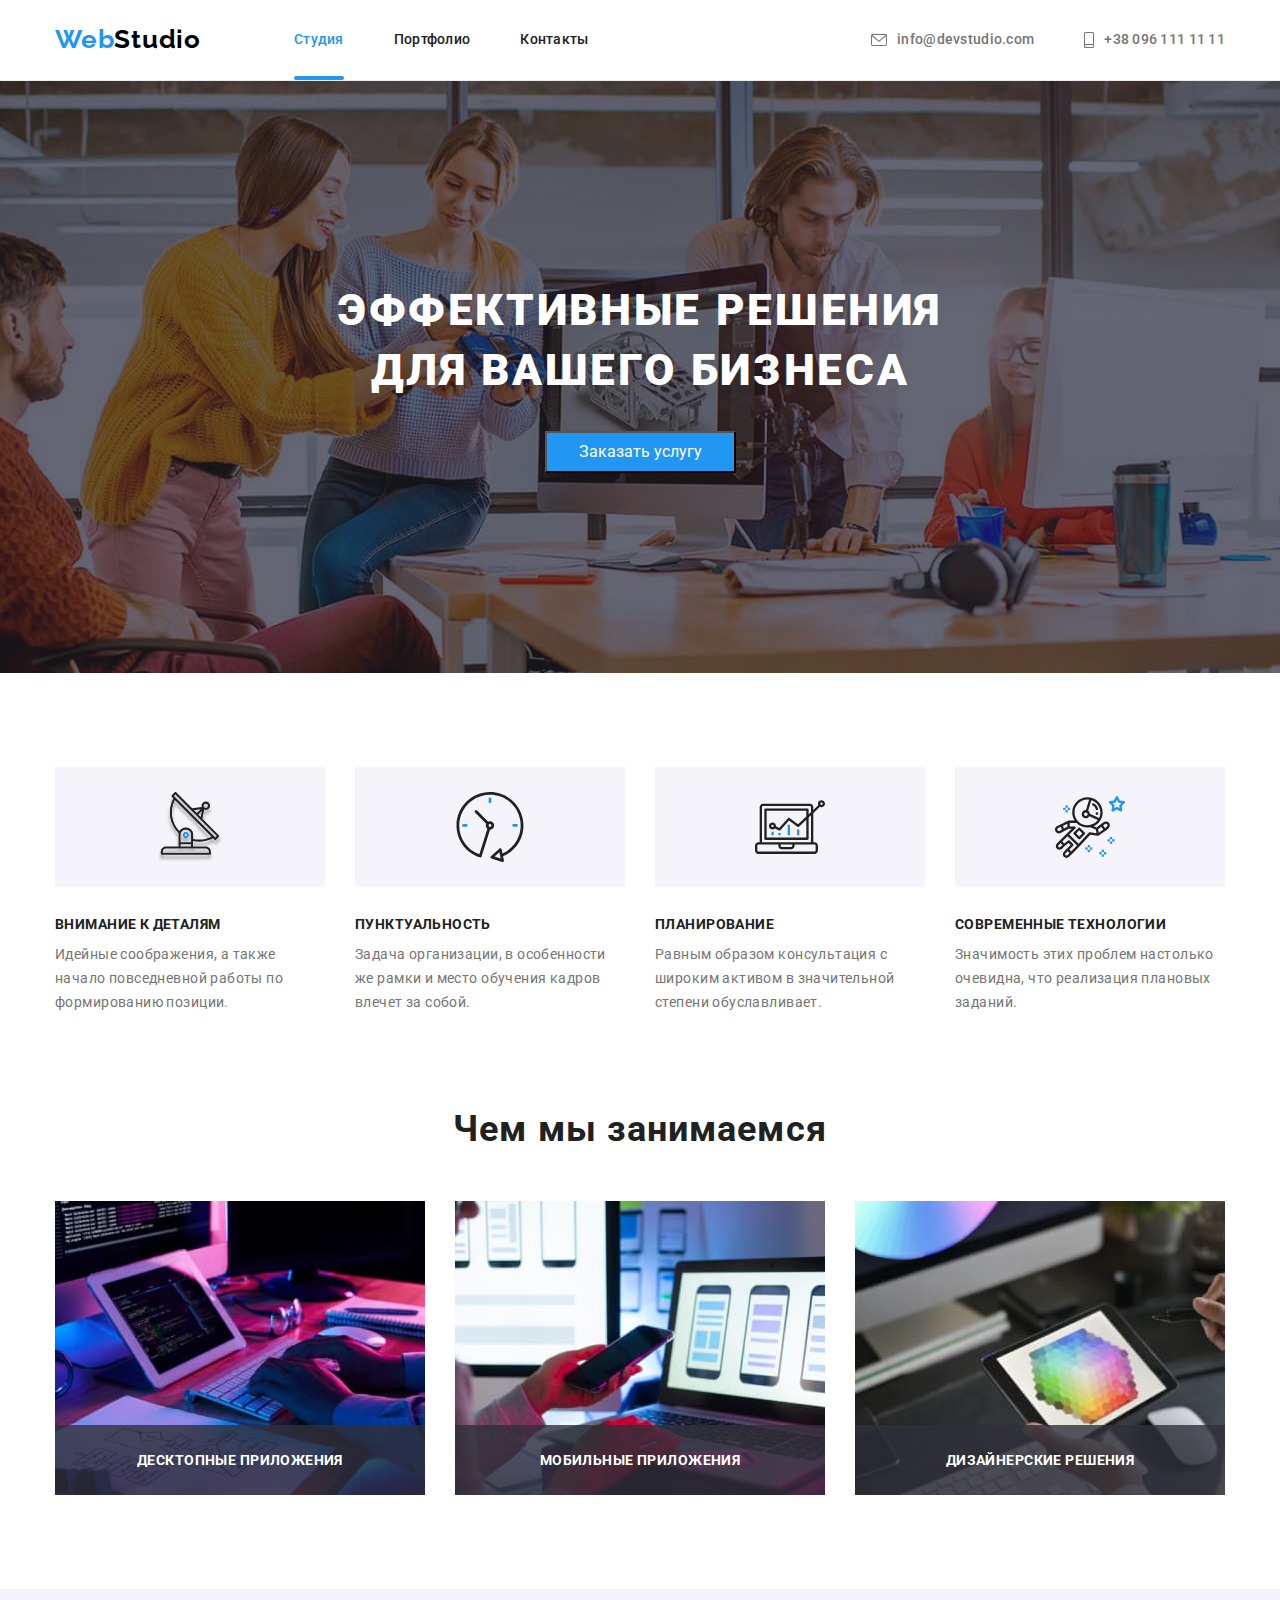
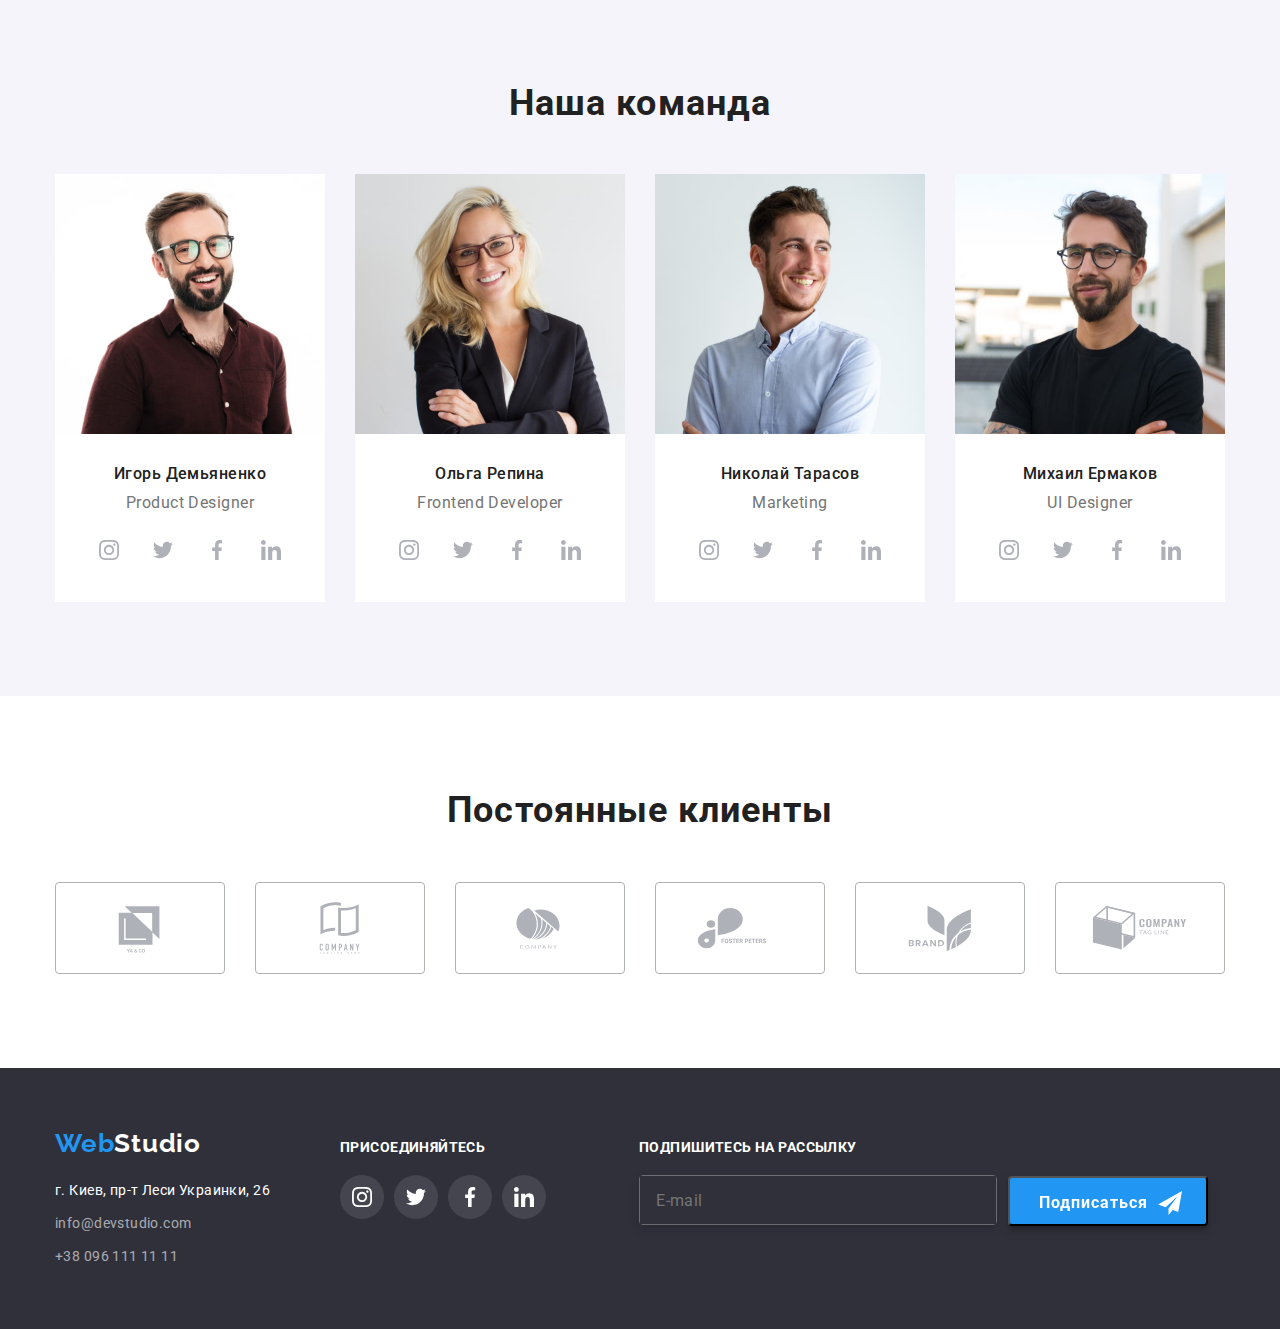
<file: index.html>
<!DOCTYPE html>
<html lang="en">
<head>
    <meta charset="UTF-8">
    <meta http-equiv="X-UA-Compatible" content="IE=edge">
    <meta name="viewport" content="width=device-width, initial-scale=1.0">
    <title>Document</title>
    <link rel="preconnect" href="https://fonts.googleapis.com">
    <link rel="preconnect" href="https://fonts.gstatic.com" crossorigin>
    <link href="https://fonts.googleapis.com/css2?family=Raleway:wght@700&family=Roboto:wght@400;500;700;900&display=swap"
        rel="stylesheet">
    <link rel="stylesheet" href="https://cdnjs.cloudflare.com/ajax/libs/modern-normalize/1.1.0/modern-normalize.min.css">
    <link rel="stylesheet" href="./css/styles.css">
</head>

<body>
  <header class="header">
    <div class="nav-container container">
    <nav class="header-navigation">
        
        <a class="header-logo link" href="">
            Web<span class="header-accent">Studio</span>
        </a>
    
        <ul class="header-list list">
            <li class="header-item"><a  href="index.html" class="header-link link current">Студия</a>
            <div class="header-line current">

            </div></li>
            <li class="header-item"><a  href="portfolio.html" class="header-link link">Портфолио</a></li>
            <li class="header-item"><a  href="" class="header-link link">Контакты</a></li>
            
        </ul>
        </nav>
        <ul class="header-right list">
                     
        
           
            <li class="contacts-item">

                
           
            <a class="header-link-contacts link mail" href="mailto:info@devstudio.com">

                <svg class="icon-mail" width="16" height="12">
                
                    <use href="./img/sprite.svg#icon-mail"> </use>
                
                </svg>
                info@devstudio.com
            </a>
                  
            </li>
            
            <li class="contacts-item">
                
                
                
                <a class="header-link-contacts link tel" href="tel:+380961111111">
                    
                    <svg class="icon-tel" width="10" height="16">
                    
                        <use href="./img/sprite.svg#icon-tel"> </use>
                    
                    </svg>
                    +38 096 111 11 11
                </a>
            
        </li>
        </ul> 
        
        
        </div>
  </header>  
  <main>
    
        <section class="hero-section overlay">
            <div class="container ">
            
            <h1>
                Эффективные решения для вашего бизнеса
            </h1>
            
            <button class="btn" type="button" data-modal-open>Заказать услугу</button>
            </div>
        </section>
    
    
    <section class="benefits-section">
        <div class="container">
        <ul class="benefits-list list">
            <li class="benefits-item icon-antenna">
                <h3 class="benefits-item-header">Внимание к деталям</h3>
                <p class="benefits-item-text">Идейные соображения, а также начало повседневной работы по формированию позиции.</p>
            </li>
            <li class="benefits-item icon-clock">
                <h3 class="benefits-item-header">Пунктуальность</h3>
                <p class="benefits-item-text">Задача организации, в особенности же рамки и место обучения кадров влечет за собой.</p>
            </li>    
            <li class="benefits-item icon-plan">
                <h3 class="benefits-item-header">Планирование</h3>
                <p class="benefits-item-text">Равным образом консультация с широким активом в значительной степени обуславливает.</p>
            </li>
            <li class="benefits-item icon-astronaut">
                <h3 class="benefits-item-header">Современные технологии</h3>
                <p class="benefits-item-text">Значимость этих проблем настолько очевидна, что реализация плановых заданий.</p>
            </li>
        </ul>
        </div>
    </section>
    
   
    <section class="work-section">
        <div class="container">
        <h2 class="work-header">Чем мы занимаемся</h2>
        <ul class="work-list list">
            <li class="work-item">
                
                    <img src="./img/img1.jpg" alt="Разработка" width="370" height="294">
                    <p class="work-box">
                    
                        ДЕСКТОПНЫЕ ПРИЛОЖЕНИЯ
                    
                    </p>
                
              
            </li>
            <li class="work-item">
                <img src="./img/img2.jpg" alt="Маркетинг" width="370" height="294">
            <p class="work-box">
            
                МОБИЛЬНЫЕ ПРИЛОЖЕНИЯ
            
            </p>
            
            </li>
            <li class="work-item">
                <img src="./img/img3.jpg" alt="Дизайн" width="370" height="294">
            <p class="work-box">
            
                ДИЗАЙНЕРСКИЕ РЕШЕНИЯ
            
            </p>
            
            </li>
        </ul>
        </div>
    </section>
    
    
    <section class="command-section">
        <div class="container">
        <h2 class="command-header">Наша команда</h2>
        <ul class="command-list list">
            <li class="command-item">
                
                <img src="./img/img4.jpg" alt="Product Designer" width="270" height="260">
                <div class="command-item-member">
                <h3 class="command-item-header">Игорь Демьяненко</h3>
                <p class="command-item-text">Product Designer</p>
                <ul class="command-socials list socials">
                    <li class="socials-item">
                        <a href="" class="socials-link link">
                            <svg class="socials-icon" width="20" height="20">
                                <use href="./img/sprite.svg#icon-instagram">  </use>
                            </svg>
                        </a>
                    </li> 
                    <li class="socials-item">
                        <a href="" class="socials-link link">
                            <svg class="socials-icon" width="20" height="20">
                                <use href="./img/sprite.svg#icon-twitter"> </use>
                            </svg>
                        </a>
                    </li>
                    <li class="socials-item">
                        <a href="" class="socials-link link">
                            <svg class="socials-icon" width="20" height="20">
                                <use href="./img/sprite.svg#icon-facebook"> </use>
                            </svg>
                        </a>
                    </li>
                    <li class="socials-item">
                        <a href="" class="socials-link link">
                            <svg class="socials-icon" width="20" height="20">
                                <use href="./img/sprite.svg#icon-linkedin"> </use>
                            </svg>
                        </a>
                    </li>

                </ul>
                </div>
            </li>
            <li class="command-item">
                
                <img src="./img/img5.jpg" alt="Frontend Developer" width="270" height="260">
                <div class="command-item-member">
                <h3 class="command-item-header">Ольга Репина</h3>
                <p class="command-item-text">Frontend Developer</p>
                <ul class="command-socials list socials">
                    <li class="socials-item">
                        <a href="" class="socials-link link">
                            <svg class="socials-icon" width="20" height="20">
                                <use href="./img/sprite.svg#icon-instagram"> </use>
                            </svg>
                        </a>
                    </li>
                    <li class="socials-item">
                        <a href="" class="socials-link link">
                            <svg class="socials-icon" width="20" height="20">
                                <use href="./img/sprite.svg#icon-twitter"> </use>
                            </svg>
                        </a>
                    </li>
                    <li class="socials-item">
                        <a href="" class="socials-link link">
                            <svg class="socials-icon" width="20" height="20">
                                <use href="./img/sprite.svg#icon-facebook"> </use>
                            </svg>
                        </a>
                    </li>
                    <li class="socials-item">
                        <a href="" class="socials-link link">
                            <svg class="socials-icon" width="20" height="20">
                                <use href="./img/sprite.svg#icon-linkedin"> </use>
                            </svg>
                        </a>
                    </li>
                
                </ul>
                </div>
            </li>
            <li class="command-item">
                
                <img src="./img/img6.jpg" alt="Marketing" width="270" height="260">
                <div class="command-item-member">
                <h3 class="command-item-header">Николай Тарасов</h3>
                <p class="command-item-text">Marketing</p>
                <ul class="command-socials list socials">
                    <li class="socials-item">
                        <a href="" class="socials-link link">
                            <svg class="socials-icon" width="20" height="20">
                                <use href="./img/sprite.svg#icon-instagram"> </use>
                            </svg>
                        </a>
                    </li>
                    <li class="socials-item">
                        <a href="" class="socials-link link">
                            <svg class="socials-icon" width="20" height="20">
                                <use href="./img/sprite.svg#icon-twitter"> </use>
                            </svg>
                        </a>
                    </li>
                    <li class="socials-item">
                        <a href="" class="socials-link link">
                            <svg class="socials-icon" width="20" height="20">
                                <use href="./img/sprite.svg#icon-facebook"> </use>
                            </svg>
                        </a>
                    </li>
                    <li class="socials-item">
                        <a href="" class="socials-link link">
                            <svg class="socials-icon" width="20" height="20">
                                <use href="./img/sprite.svg#icon-linkedin"> </use>
                            </svg>
                        </a>
                    </li>
                
                </ul>
            </div>
            </li>
            <li class="command-item">
                
                <img src="./img/img7.jpg" alt="UI Designer" width="270" height="260">
                <div class="command-item-member">
                <h3 class="command-item-header">Михаил Ермаков</h3>
                <p class="command-item-text">UI Designer</p>
                <ul class="command-socials list socials">
                    <li class="socials-item">
                        <a href="" class="socials-link link">
                            <svg class="socials-icon" width="20" height="20">
                                <use href="./img/sprite.svg#icon-instagram"> </use>
                            </svg>
                        </a>
                    </li>
                    <li class="socials-item">
                        <a href="" class="socials-link link">
                            <svg class="socials-icon" width="20" height="20">
                                <use href="./img/sprite.svg#icon-twitter"> </use>
                            </svg>
                        </a>
                    </li>
                    <li class="socials-item">
                        <a href="" class="socials-link link">
                            <svg class="socials-icon" width="20" height="20">
                                <use href="./img/sprite.svg#icon-facebook"> </use>
                            </svg>
                        </a>
                    </li>
                    <li class="socials-item">
                        <a href="" class="socials-link link">
                            <svg class="socials-icon" width="20" height="20">
                                <use href="./img/sprite.svg#icon-linkedin"> </use>
                            </svg>
                        </a>
                    </li>
                
                </ul>
            </div>
            </li>
        </ul>
        </div>
    </section>
    <section class="clients-section container">

        <h2 class="clients-header">Постоянные клиенты</h2>
        <ul class="clients-list list">
            <li class="clients-item">
                <a href="" class="clients-link link">
                    <svg class="clients-icon" width="106" height="60">
                        <use href="./img/sprite.svg#icon-client1"> </use>
                    </svg>
                </a>
            </li>
            <li class="clients-item">
                <a href="" class="clients-link link">
                    <svg class="clients-icon" width="106" height="60">
                        <use href="./img/sprite.svg#icon-client2"> </use>
                    </svg>
                </a>
            </li>
            <li class="clients-item">
                <a href="" class="clients-link link">
                    <svg class="clients-icon" width="106" height="60">
                        <use href="./img/sprite.svg#icon-client3"> </use>
                    </svg>
                </a>
            </li>
            <li class="clients-item">
                <a href="" class="clients-link link">
                    <svg class="clients-icon" width="106" height="60">
                        <use href="./img/sprite.svg#icon-client4"> </use>
                    </svg>
                </a>
            </li>
            <li class="clients-item">
                <a href="" class="clients-link link">
                    <svg class="clients-icon" width="106" height="60">
                        <use href="./img/sprite.svg#icon-client5"> </use>
                    </svg>
                </a>
            </li>

            <li class="clients-item">
                <a href="" class="clients-link link">
                    <svg class="clients-icon" width="106" height="60">
                        <use href="./img/sprite.svg#icon-client6"> </use>
                    </svg>
                </a>
            </li>

            </ul>

    </section>
    
  </main>

<footer class="footer">
    <div class="container footer-container">
    <div class="address-container">
    <a class="footer-logo link" href="">
        Web<span class="footer-accent">Studio</span>
    </a>

    <address class="address">
        <p class="footer-address">г. Киев, пр-т Леси Украинки, 26</p>

        

        <ul class="list">
            <li class="mail-li">
                <a class="footer-mail link" href="mailto:info@devstudio.com">info@devstudio.com</a>
            </li>
            <li>
                <a class="footer-tel link" href="tel:+380961111111">+38 096 111 11 11</a>
                
            </li>
        </ul>
    </address>
    </div>
    <div class="footer-socials-box">
 
        <p class="footer-text">ПРИСОЕДИНЯЙТЕСЬ</p>

    <ul class="footer-socials list socials">
        <li class="footer-socials-item">
            <a href="" class="socials-link link">
                <svg class="footer-socials-icon" width="20" height="20">
                    <use href="./img/sprite.svg#icon-instagram"> </use>
                </svg>
            </a>
        </li>
        <li class="footer-socials-item">
            <a href="" class="socials-link link">
                <svg class="footer-socials-icon" width="20" height="20">
                    <use href="./img/sprite.svg#icon-twitter"> </use>
                </svg>
            </a>
        </li>
        <li class="footer-socials-item">
            <a href="" class="socials-link link">
                <svg class="footer-socials-icon" width="20" height="20">
                    <use href="./img/sprite.svg#icon-facebook"> </use>
                </svg>
            </a>
        </li>
        <li class="footer-socials-item">
            <a href="" class="socials-link link">
                <svg class="footer-socials-icon" width="20" height="20">
                    <use href="./img/sprite.svg#icon-linkedin"> </use>
                </svg>
            </a>
        </li>
    
    </ul>
    </div>

    <div class="form-box">
        <p class="footer-text">ПОДПИШИТЕСЬ НА РАССЫЛКУ</p>
        <form action="#" class="mailing-form">

            <input type="text" name="send-email" class="mailing-input" placeholder="E-mail">

            <button type="submit" class="mailing-button">
                <span class="mailing-text"> Подписаться </span> 
                <svg class="mailing-svg" width="24" height="24">
                    <use href="./img/icons.svg#icon-icon-send"></use>
                </svg>
            </button>


        </form>

    </div>

    </div>
</footer>
  <div class="backdrop is-hidden" data-modal>
      <div class="modal">
          <button type="button" class="btn-close" data-modal-close>
           <svg class="icon-close" width="11" height="11">
                <use href="./img/sprite.svg#icon-close"> </use>
           </svg>
          </button>

          <form action="#" class="modal-form">
              <b class="modal-title">Оставьте свои данные, мы вам перезвоним</b>
            <div class="modal-form-field">
                <label for="input-name" class="modal-form-label">Имя</label>
                <span class="input-wrap">
                <input type="text" id="input-name" class="modal-form-input" name="modal-name">
                <svg class="modal-form-icon">
                    <use href="./img/icons.svg#icon-name" width="12" height="12"></use>
                </svg>
                </span>
            </div>
            <div class="modal-form-field">
                <label for="input-tel" class="modal-form-label">Телефон</label>
                <span class="input-wrap">
                <input type="text" id="input-tel" class="modal-form-input" name="modal-tel">
                <svg class="modal-form-icon">
                    <use href="./img/icons.svg#icon-tel" width="13" height="13"></use>
                </svg>
                </span>
            </div>
            <div class="modal-form-field">
                <label for="input-email" class="modal-form-label">Почта</label>
                <span class="input-wrap">
                <input type="text" id="input-email" class="modal-form-input" name="modal-email">
                <svg class="modal-form-icon">
                    <use href="./img/icons.svg#icon-mail" width="15" height="12"></use>
                </svg>
                </span>
            </div>
            <div class="modal-form-field">
                <label for="comment" class="modal-form-label">Комментарий</label>
                <textarea name="modal-comment" id="comment" placeholder="Введите текст" class="modal-comment"></textarea>
            </div>
            <div class="modal-form-field">
                <input type="checkbox"  name="policy" id="check" class="visually-hidden checkbox">
                <label for="check" class="check-label"> 
                    <span class="icon-check">
                        <svg class="svg-check">
                            <use href="./img/icons.svg#icon-check" width="11" height="8"></use>
                        </svg>
                    </span> 
                    <span class="check-text">
                        <pre>Соглашаюсь с рассылкой и принимаю </pre>
                        <a href="" class="check-link">Условия договора</a>
                    </span> 
                </label>
            </div>

            <button type="submit" class="btn form-button">
                 Отправить 
            </button>

            </form>
      </div>
  </div>
<script src="./js/modal.js"></script>
</body>
</html>
</file>
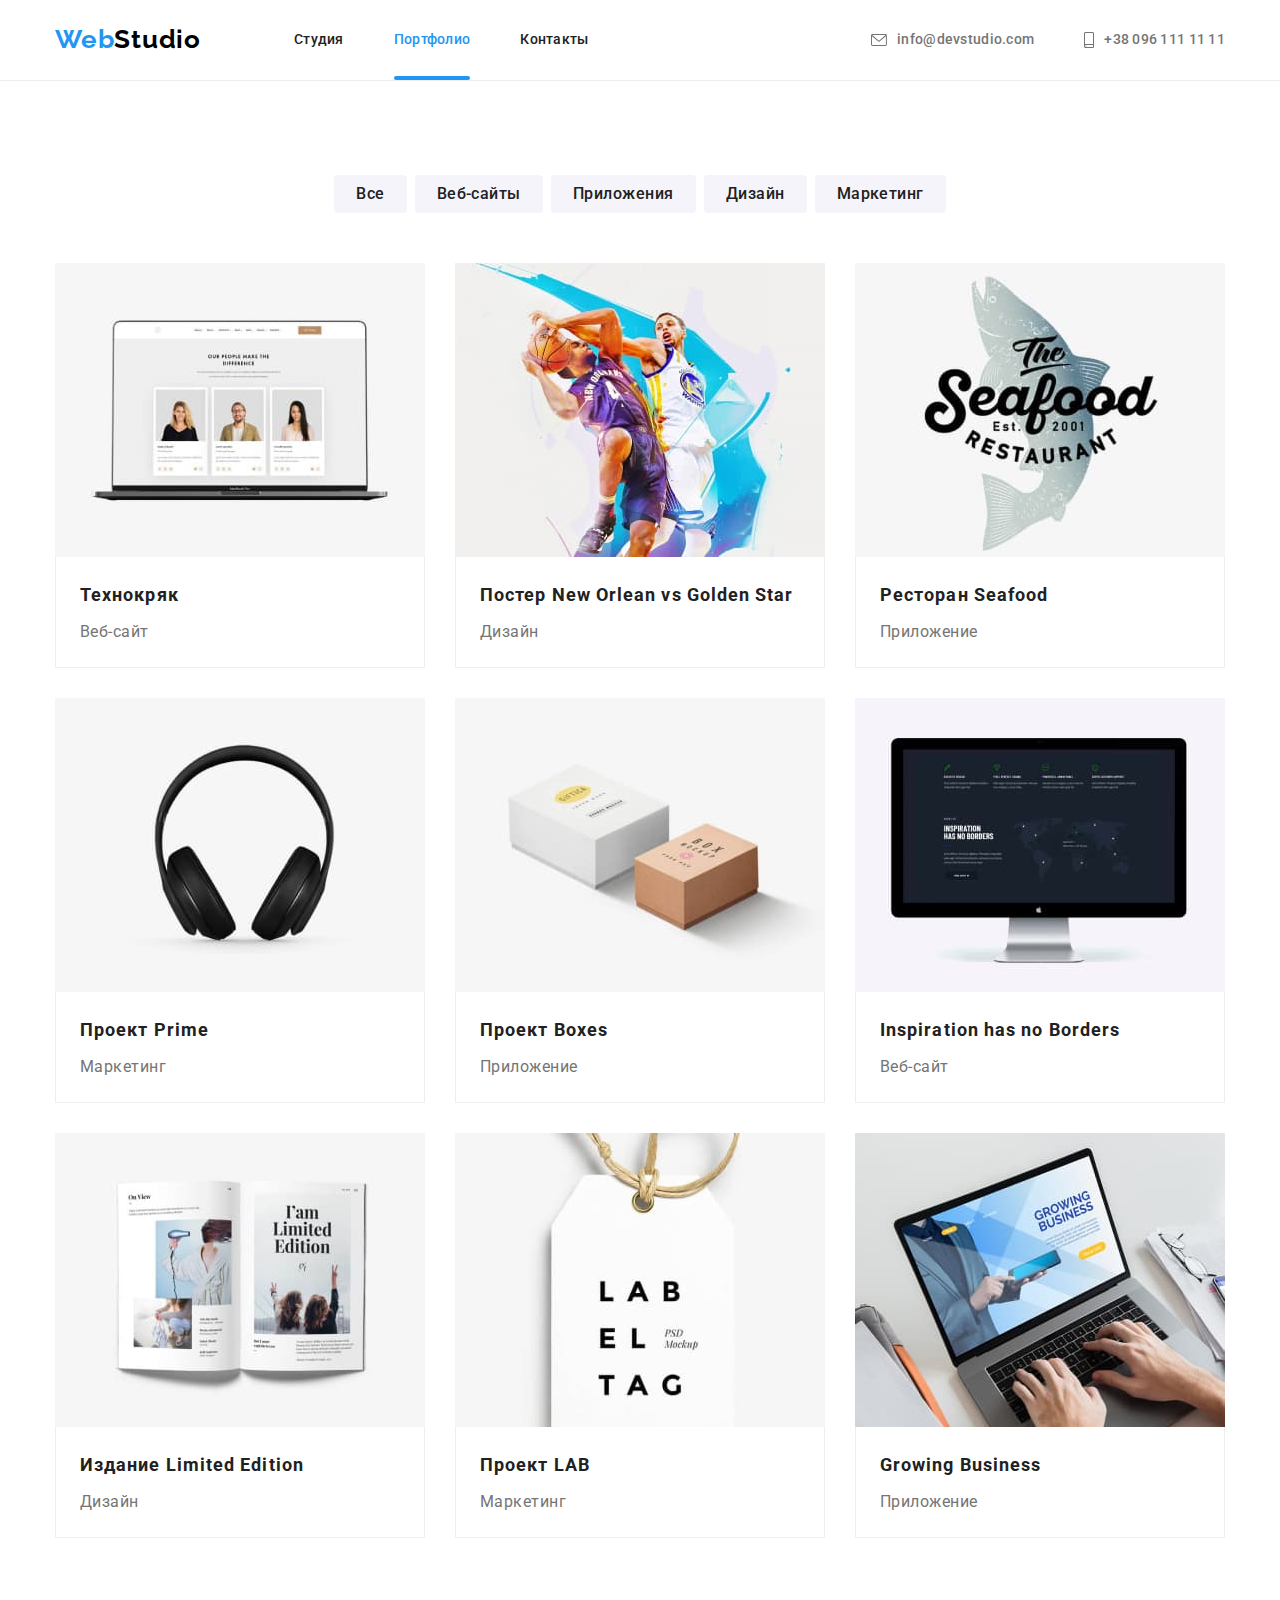
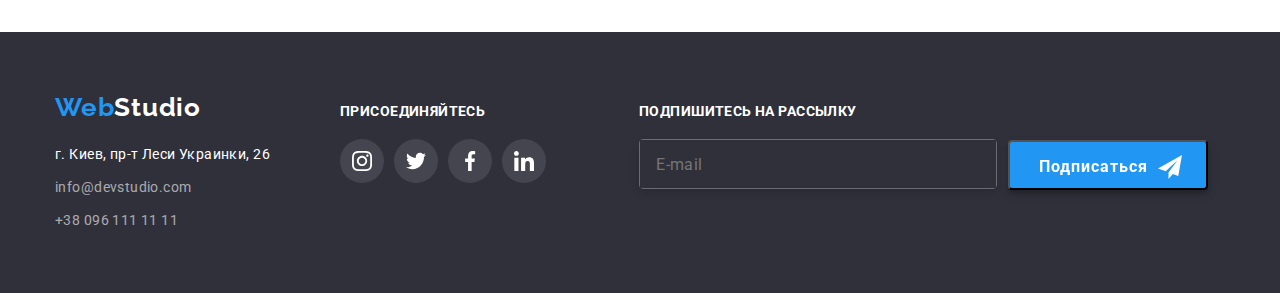
<file: portfolio.html>
<!DOCTYPE html>
<html lang="en">
<head>
    <meta charset="UTF-8">
    <meta http-equiv="X-UA-Compatible" content="IE=edge">
    <meta name="viewport" content="width=device-width, initial-scale=1.0">
    <title>Document</title>
    <link rel="preconnect" href="https://fonts.googleapis.com">
    <link rel="preconnect" href="https://fonts.gstatic.com" crossorigin>
    <link href="https://fonts.googleapis.com/css2?family=Raleway:wght@700&family=Roboto:wght@400;500;700;900&display=swap"
        rel="stylesheet">
    <link rel="stylesheet" href="https://cdnjs.cloudflare.com/ajax/libs/modern-normalize/1.1.0/modern-normalize.min.css">
    <link rel="stylesheet" href="./css/styles.css">
</head>
<body>
    <header class="header">
        <div class="nav-container container">
            <nav class="header-navigation">
    
                <a class="header-logo link" href="">
                    Web<span class="header-accent">Studio</span>
                </a>
    
                <ul class="header-list list">
                    <li class="header-item"><a href="index.html" class="header-link link">Студия</a></li>
                    <li class="header-item"><a href="portfolio.html" class="header-link link current">Портфолио</a>
                    <div class="header-line current">
                    
                    </div></li>
                    <li class="header-item"><a href="" class="header-link link">Контакты</a></li>
    
                </ul>
            </nav>
            <ul class="header-right list">
            
            
            
                <li class="contacts-item">
            
            
            
                    <a class="header-link-contacts link mail" href="mailto:info@devstudio.com">
            
                        <svg class="icon-mail" width="16" height="12">
            
                            <use href="./img/sprite.svg#icon-mail"> </use>
            
                        </svg>
                        info@devstudio.com
                    </a>
            
                </li>
            
                <li class="contacts-item">
            
            
            
                    <a class="header-link-contacts link tel" href="tel:+380961111111">
            
                        <svg class="icon-tel" width="10" height="16">
            
                            <use href="./img/sprite.svg#icon-tel"> </use>
            
                        </svg>
                        +38 096 111 11 11
                    </a>
            
                </li>
            </ul>
    
    
        </div>
    </header>
    
    <main>
         
    <section class="section-portfolio">
        <div class="container works-section">
         <h2 hidden>Портфолио</h2>
        <ul class="btn-list list">
            <li class="btn-item-list">
                <button class="btn-item" type="button"> Все</button>
            </li>
            <li class="btn-item-list">
                <button class="btn-item" type="button">Веб-сайты</button>
            </li>
            <li class="btn-item-list">
                <button class="btn-item" type="button">Приложения</button>
            </li>
            <li class="btn-item-list">
                <button class="btn-item" type="button">Дизайн</button>
            </li>
            <li class="btn-item-list">
                <button class="btn-item" type="button">Маркетинг</button>
            </li>
        </ul>
    
        <ul class="works-list list">
            
                     
            <li class="works-item">
                
                
                <a href="" class="works-link link">

                <div class="works-hover">
                <img src="./img/pf1.jpg" alt="Технокряк" width="370" height="294">
                <P class="works-hover-text">
                Технокряк это современная площадка распространения коронавируса. Компании используют эту платформу для цифрового
                шпионажа и атак на защищённые сервера конкурентов.
                </P>
                </div>

                <div class="works-container">
                <h3 class="works-item-header"> Технокряк </h3>
                <p class="works-item-text">Веб-сайт </p>
                </div>
                </a>
                
            </li>
            
            <li class="works-item">
                <a href="" class="works-link link">
                    <div class="works-hover">
                <img src="./img/pf2.jpg" alt="Постер New Orlean vs Golden Star" width="370" height="294">
                <P class="works-hover-text">
                    Технокряк это современная площадка распространения коронавируса. Компании используют эту платформу для цифрового
                    шпионажа и атак на защищённые сервера конкурентов.
                </P>
                    </div>
                <div class="works-container">
                <h3 class="works-item-header">Постер New Orlean vs Golden Star </h3>
                <p class="works-item-text"> Дизайн </p>
                </div>
                </a>
            </li>
            <li class="works-item">
                <a href="" class="works-link link">
                    <div class="works-hover">
                <img src="./img/pf3.jpg" alt="Ресторан Seafood" width="370" height="294">
                <P class="works-hover-text">
                    Технокряк это современная площадка распространения коронавируса. Компании используют эту платформу для цифрового
                    шпионажа и атак на защищённые сервера конкурентов.
                </P>
                    </div>
                <div class="works-container">
                <h3 class="works-item-header"> Ресторан Seafood </h3>
                <p class="works-item-text"> Приложение </p>
                </div>
                </a>
            </li>
            <li class="works-item">
                <a href="" class="works-link link">
                    <div class="works-hover">
                <img src="./img/pf4.jpg" alt="Проект Prime" width="370" height="294">
                <P class="works-hover-text">
                    Технокряк это современная площадка распространения коронавируса. Компании используют эту платформу для цифрового
                    шпионажа и атак на защищённые сервера конкурентов.
                </P>
                    </div>
                <div class="works-container">
                <h3 class="works-item-header"> Проект Prime </h3>
                <p class="works-item-text"> Маркетинг </p>
                </div>
                </a>
            </li>
            <li class="works-item">
                <a href="" class="works-link link">
                    <div class="works-hover">
                <img src="./img/pf5.jpg" alt="Проект Boxes" width="370" height="294">
                <P class="works-hover-text">
                    Технокряк это современная площадка распространения коронавируса. Компании используют эту платформу для цифрового
                    шпионажа и атак на защищённые сервера конкурентов.
                </P>
                    </div>
                <div class="works-container">
                <h3 class="works-item-header"> Проект Boxes </h3>
                <p class="works-item-text"> Приложение </p>
                </div>
                </a>
            </li>
            <li class="works-item">
                <a href="" class="works-link link">
                    <div class="works-hover">
                <img src="./img/pf6.jpg" alt="Inspiration has no Borders" width="370" height="294">
                <P class="works-hover-text">
                    Технокряк это современная площадка распространения коронавируса. Компании используют эту платформу для цифрового
                    шпионажа и атак на защищённые сервера конкурентов.
                </P>
                    </div>
                <div class="works-container">
                <h3 class="works-item-header" > Inspiration has no Borders </h3>
                <p class="works-item-text"> Веб-сайт </p>
                </div>
                </a>
            </li>
            <li class="works-item">
                <a href="" class="works-link link">
                    <div class="works-hover">
                <img src="./img/pf7.jpg" alt="Издание Limited Edition" width="370" height="294">
                <P class="works-hover-text">
                    Технокряк это современная площадка распространения коронавируса. Компании используют эту платформу для цифрового
                    шпионажа и атак на защищённые сервера конкурентов.
                </P>
                    </div>
                <div class="works-container">
                <h3 class="works-item-header"> Издание Limited Edition </h3>
                <p class="works-item-text"> Дизайн </p>
                </div>
                </a>
            </li>
            <li class="works-item">
                <a href="" class="works-link link">
                    <div class="works-hover">
                <img src="./img/pf8.jpg" alt="Проект LAB" width="370" height="294">
                <P class="works-hover-text">
                    Технокряк это современная площадка распространения коронавируса. Компании используют эту платформу для цифрового
                    шпионажа и атак на защищённые сервера конкурентов.
                </P>
                    </div>
                <div class="works-container">
                <h3 class="works-item-header"> Проект LAB </h3>
                <p class="works-item-text"> Маркетинг </p>
                </div>
                </a>
            </li>
            <li class="works-item">
                <a href="" class="works-link link">
                    <div class="works-hover">
                <img src="./img/pf9.jpg" alt="Growing Business" width="370" height="294">
                <P class="works-hover-text">
                    Технокряк это современная площадка распространения коронавируса. Компании используют эту платформу для цифрового
                    шпионажа и атак на защищённые сервера конкурентов.
                </P>
                    </div>
                <div class="works-container">
                <h3 class="works-item-header"> Growing Business </h3>
                <p class="works-item-text"> Приложение </p>
                </div>
                </a>
            </li>
        </ul>
        </div>
    </section>
        
    </main>

<footer class="footer">
    <div class="container footer-container">
        <div class="address-container">
            <a class="footer-logo link" href="">
                Web<span class="footer-accent">Studio</span>
            </a>

            <address class="address">
                <p class="footer-address">г. Киев, пр-т Леси Украинки, 26</p>



                <ul class="list">
                    <li class="mail-li">
                        <a class="footer-mail link" href="mailto:info@devstudio.com">info@devstudio.com</a>
                    </li>
                    <li>
                        <a class="footer-tel link" href="tel:+380961111111">+38 096 111 11 11</a>

                    </li>
                </ul>
            </address>
        </div>
        <div class="footer-socials-box">

            <p class="footer-text">ПРИСОЕДИНЯЙТЕСЬ</p>

            <ul class="footer-socials list socials">
                <li class="footer-socials-item">
                    <a href="" class="socials-link link">
                        <svg class="footer-socials-icon" width="20" height="20">
                            <use href="./img/sprite.svg#icon-instagram"> </use>
                        </svg>
                    </a>
                </li>
                <li class="footer-socials-item">
                    <a href="" class="socials-link link">
                        <svg class="footer-socials-icon" width="20" height="20">
                            <use href="./img/sprite.svg#icon-twitter"> </use>
                        </svg>
                    </a>
                </li>
                <li class="footer-socials-item">
                    <a href="" class="socials-link link">
                        <svg class="footer-socials-icon" width="20" height="20">
                            <use href="./img/sprite.svg#icon-facebook"> </use>
                        </svg>
                    </a>
                </li>
                <li class="footer-socials-item">
                    <a href="" class="socials-link link">
                        <svg class="footer-socials-icon" width="20" height="20">
                            <use href="./img/sprite.svg#icon-linkedin"> </use>
                        </svg>
                    </a>
                </li>

            </ul>
        </div>

        <div class="form-box">
            <p class="footer-text">ПОДПИШИТЕСЬ НА РАССЫЛКУ</p>
            <form action="#" class="mailing-form">
        
                <input type="text" name="send-email" class="mailing-input" placeholder="E-mail">
        
                <button type="submit"  class="mailing-button">
                    <span class="mailing-text"> Подписаться </span>
                    <svg class="mailing-svg" width="24" height="24">
                        <use href="./img/icons.svg#icon-icon-send"></use>
                    </svg>
                </button>
        
        
            </form>
        
        </div>
    </div>
</footer>
    
</body>
</html>
</file>
<file: css/styles.css>
:root {
  --main-title-color: #212121;
  --secondary-title-color: #ffffff;
  --main-text-color: #757575;
  --accent-color: #2196f3;
}
body {
  font-family: "Roboto", sans-serif;
}
.list {
  padding: 0;
  margin: 0;
  list-style: none;
}
.link {
  text-decoration: none;
  color: inherit;
}

.container {
  width: 1200px;
  padding-left: 15px;
  padding-right: 15px;
  margin-left: auto;
  margin-right: auto;
}

section {
  padding-bottom: 94px;
}

img {
  display: block;
}

.visually-hidden {
  position: absolute;
  width: 1px;
  height: 1px;
  margin: 1px;
  padding: 0;
  overflow: hidden;
  border: 0;
  clip: rect(0 0 0 0);
}

/*-----HEADER-----*/
.header {
  border-bottom: 1px solid #ececec;
}
.nav-container {
  display: flex;
  align-items: center;
}
.header-logo {
  font-family: Raleway;
  font-style: normal;
  font-weight: 700;
  font-size: 26px;
  line-height: 1.19;
  letter-spacing: 0.03em;
  color: #2196f3;
}

.header-accent {
  color: #000000;
}

.header-link:hover,
.header-link:focus {
  color: var(--accent-color);
}
.header-list {
  display: flex;
  margin-left: 93px;
}

.header-list .header-item + .header-item {
  margin-left: 50px;
}
.header-list .link.current {
  color: var(--accent-color);
}
.header-item {
  position: relative;
}
.header-line.current {
  position: absolute;
  transform: translateY(-100%);
  width: 100%;
  height: 4px;
  background-color: var(--accent-color);
  border-radius: 2px;
}
.header-link {
  display: block;
  padding-top: 32px;
  padding-bottom: 32px;
  font-weight: 500;
  font-size: 14px;
  line-height: 1.14;
  letter-spacing: 0.02em;
  color: #212121;
  transition: color 250ms cubic-bezier(0.4, 0, 0.2, 1);
}

.header-right {
  display: flex;
  margin-left: auto;
}

.header-right .contacts-item + .contacts-item {
  margin-left: 50px;
}

.header-link-contacts:hover,
.header-link-contacts:focus {
  color: var(--accent-color);
}
.icon-mail,
.icon-tel {
  display: inline-block;
  margin-right: 10px;
  fill: currentColor;
}
.header-link-contacts {
  display: flex;
  align-items: center;
  font-weight: 500;
  font-size: 14px;
  line-height: 1.14;
  letter-spacing: 0.02em;
  color: #757575;
  transition: color 250ms cubic-bezier(0.4, 0, 0.2, 1);
}
.header-navigation {
  display: flex;
}
.header-logo.link {
  padding-top: 24px;
  padding-bottom: 25px;
}

/*-----HERO-----*/

.hero-section {
  padding-top: 200px;
  padding-bottom: 200px;

  text-align: center;
}
.overlay {
  max-width: 1600px;

  margin-left: auto;
  margin-right: auto;
  background-color: #2f303a;

  background-image: linear-gradient(
      to right,
      rgba(47, 48, 58, 0.4),
      rgba(47, 48, 58, 0.4)
    ),
    url(../img/imghero.jpg);

  background-repeat: no-repeat;
  background-position: center;
}

h1 {
  max-width: 696px;
  margin-top: 0px;
  margin-bottom: 30px;
  margin-left: auto;
  margin-right: auto;

  font-weight: 900;
  font-size: 44px;
  line-height: 1.36;
  letter-spacing: 0.06em;
  text-transform: uppercase;

  color: var(--secondary-title-color);
}

.btn {
  color: #ffffff;
  background-color: var(--accent-color);
  padding: 10px 32px 10px 32px;
  transition: background-color 250ms cubic-bezier(0.4, 0, 0.2, 1);
}
.btn:hover,
.btn:focus {
  background-color: #188ce8;
}
/*-----BENEFITS-----*/
.benefits-list {
  display: flex;
}
.benefits-list .benefits-item + .benefits-item {
  margin-left: 30px;
}
.benefits-item {
  width: 270px;
}
.benefits-section {
  margin-top: 0px;
  padding-top: 94px;
}
.benefits-item-header {
  margin-top: 0px;
  margin-bottom: 10px;
  font-weight: 700;
  font-size: 14px;
  line-height: 1.14;
  letter-spacing: 0.03em;
  text-transform: uppercase;
  color: var(--main-title-color);
}
.benefits-item-text {
  margin-top: 0px;
  margin-bottom: 0px;
  font-weight: 400;
  font-size: 14px;
  line-height: 1.71;
  letter-spacing: 0.03em;
  color: var(--main-text-color);
}

.benefits-item::before {
  display: block;
  content: "";
  margin-bottom: 30px;
  height: 120px;

  background-size: contain;
  background-size: 70px 70px;
  background-repeat: no-repeat;
  background-position: center;
  background-color: #f5f4fa;
}
.icon-antenna::before {
  background-image: url(../img/benefit1.svg);
}

.icon-clock::before {
  background-image: url(../img/benefit2.svg);
}

.icon-plan::before {
  background-image: url(../img/benefit3.svg);
}

.icon-astronaut::before {
  background-image: url(../img/benefit4.svg);
}

/*-----WORK-----*/

.work-section {
  margin-top: 0px;
}

.work-list {
  display: flex;
}

.work-item {
  position: relative;
  width: 370px;
}

.work-list .work-item + .work-item {
  margin-left: 30px;
}

.work-header {
  margin-top: 0px;
  margin-bottom: 50px;
  font-weight: 700;
  font-size: 36px;
  line-height: 1.16;
  text-align: center;
  letter-spacing: 0.03em;
  color: var(--main-title-color);
}

.work-box {
  margin: 0px;

  position: absolute;

  width: 100%;
  height: 70px;
  font-weight: 700;
  font-size: 14px;
  line-height: 16px;
  text-align: center;
  padding-top: 27px;
  left: 0;
  bottom: 0;
  letter-spacing: 0.03em;
  text-transform: uppercase;
  color: #ffffff;
  background-color: rgba(47, 48, 58, 0.8);
}

/*-----COMMAND-----*/
.command-section {
  background-color: #f5f4fa;
  padding-top: 94px;
}

.command-list {
  display: flex;
  margin-top: 0px;
  margin-bottom: 0px;
}

.command-list .command-item + .command-item {
  margin-left: 30px;
}
.command-item {
  background-color: #ffffff;
  width: 270px;
}
.command-header {
  margin-top: 0px;
  margin-bottom: 50px;
  font-weight: 700;
  font-size: 36px;
  line-height: 1.16;
  text-align: center;
  letter-spacing: 0.03em;
  color: var(--main-title-color);
}
.command-item-header {
  margin-bottom: 10px;
  font-weight: 500;
  font-size: 16px;
  line-height: 1.19;
  text-align: center;
  letter-spacing: 0.03em;
  color: var(--main-title-color);
}
.command-item-text {
  margin-top: 0px;
  margin-bottom: 16px;
  font-weight: 400;
  font-size: 16px;
  line-height: 1.19;
  text-align: center;
  letter-spacing: 0.03em;
  color: var(--main-text-color);
}

.command-item-member {
  padding-top: 30px;
  padding-bottom: 30px;
}
.command-socials {
  display: flex;
  justify-content: center;
}
.socials-item {
  width: 44px;
  height: 44px;
}
.socials-link {
  width: 100%;
  height: 100%;
  display: flex;
  align-items: center;
  justify-content: center;
  border-radius: 50%;
  transition: background-color 250ms cubic-bezier(0.4, 0, 0.2, 1);
}

.socials-item:not(:last-child) {
  margin-right: 10px;
}
.socials-icon {
  fill: #afb1b8;
  transition: fill 250ms cubic-bezier(0.4, 0, 0.2, 1);
}
.socials-link:focus .socials-icon,
.socials-link:hover .socials-icon {
  fill: #ffffff;
}

.socials-link:focus,
.socials-link:hover {
  background-color: var(--accent-color);
}

/*-----CLIENTS-----*/

.clients-section {
  padding-top: 94px;
}

.clients-list {
  display: flex;
}
.clients-header {
  margin-top: 0px;
  margin-bottom: 50px;
  font-weight: 700;
  font-size: 36px;
  line-height: 1.16;
  text-align: center;
  letter-spacing: 0.03em;
  color: var(--main-title-color);
}

.clients-item {
  width: 170px;
  height: 92px;
  border: 1px solid #afb1b8;
  border-radius: 4px;
  transition: border-color 250ms cubic-bezier(0.4, 0, 0.2, 1);
}

.clients-item:hover .clients-icon,
.clients-item:focus .clients-icon {
  fill: var(--accent-color);
}

.clients-item:hover,
.clients-item:focus {
  border-color: var(--accent-color);
}

.clients-icon {
  fill: #afb1b8;
  transition: fill 250ms cubic-bezier(0.4, 0, 0.2, 1);
}

.clients-item:not(:last-child) {
  margin-right: 30px;
}

.clients-link {
  height: 92px;
  display: flex;
  align-items: center;
  justify-content: center;
}

/*----FOOTER------*/

p {
  margin: 0px 0px 0px 0px;
}

.footer {
  background-color: #2f303a;
  padding-top: 60px;
  padding-bottom: 60px;
}

.footer-container {
  display: flex;
  align-items: baseline;
}

.footer-logo {
  display: block;
  margin-bottom: 20px;
  font-family: Raleway;
  font-style: normal;
  font-weight: 700;
  font-size: 26px;
  line-height: 1.19;
  letter-spacing: 0.03em;
  color: #2196f3;
}
.footer-accent {
  color: #ffffff;
}

.address {
  font-style: normal;
}

.footer-address {
  margin-bottom: 9px;
  font-size: 14px;
  line-height: 1.71;
  letter-spacing: 0.03em;
  color: #ffffff;
}
.mail-li {
  margin-bottom: 9px;
}
.footer-mail,
.footer-tel {
  display: block;
  font-size: 14px;
  line-height: 1.71;
  letter-spacing: 0.03em;
  color: rgba(255, 255, 255, 0.6);
}

.footer-socials {
  display: flex;
}
.footer-text {
  margin-bottom: 20px;
  font-family: Roboto;
  font-style: normal;
  font-weight: 700;
  font-size: 14px;
  line-height: 16px;
  letter-spacing: 0.03em;
  text-transform: uppercase;
  color: #ffffff;
}

.footer-socials-box {
  display: block;
  margin-left: 70px;
}
.footer-socials-item {
  width: 44px;
  height: 44px;
  background-color: rgba(255, 255, 255, 0.1);
  border-radius: 50%;
}

.footer-socials-item:not(:last-child) {
  margin-right: 10px;
}

.address-container {
  padding-right: 0px;
}

.footer-socials-icon {
  fill: #ffffff;
}

.form-box {
  display: block;
  margin-left: 93px;
}

.mailing-form {
  position: relative;
  width: 358px;
  height: 50px;
  border: 1px solid rgba(255, 255, 255, 0.3);
  box-sizing: border-box;
  filter: drop-shadow(0px 4px 4px rgba(0, 0, 0, 0.15));
  border-radius: 4px;
}

.mailing-input {
  width: 100%;
  height: 100%;

  background-color: #2f303a;
  border: none;

  font-family: Roboto;
  font-style: normal;
  font-weight: 400;
  font-size: 16px;
  line-height: 20px;
  display: flex;
  align-items: center;
  letter-spacing: 0.03em;
  color: rgba(255, 255, 255, 0.6);
  padding-left: 16px;
}

.mailing-button {
  position: absolute;
  top: 0;
  right: -212px;
  width: 200px;
  height: 50px;
  font-family: Roboto;
  font-style: normal;
  font-weight: 700;
  font-size: 16px;
  line-height: 30px;
  align-items: center;
  text-align: center;
  letter-spacing: 0.06em;
  color: #ffffff;
  background-color: var(--accent-color);
  box-shadow: 0px 4px 4px rgba(0, 0, 0, 0.15);
  border-radius: 4px;
}
.mailing-text {
  position: absolute;
  left: 29px;
  top: 10px;
}
.mailing-svg {
  position: absolute;
  left: 148px;
  top: 13px;
}

/*-----PORTFOLIO-----*/
h3 {
  margin: 0px 0px 0px 0px;
}
.section-portfolio {
  padding-top: 94px;
}

.btn-list {
  display: flex;
  justify-content: center;
  margin-bottom: 50px;
}
.btn-item-list + .btn-item-list {
  margin-left: 8px;
}
.btn-item {
  padding: 6px 22px 6px 22px;
  font-weight: 500;
  font-size: 16px;
  line-height: 1.62;
  text-align: center;
  letter-spacing: 0.03em;
  color: #212121;
  background-color: #f5f4fa;
  border: currentColor;
  border-radius: 4px;
  transition: color 250ms cubic-bezier(0.4, 0, 0.2, 1),
    background-color 250ms cubic-bezier(0.4, 0, 0.2, 1),
    box-shadow 250ms cubic-bezier(0.4, 0, 0.2, 1);
}

.btn-item:hover,
.btn-item:focus {
  color: #ffffff;
  background-color: var(--accent-color);
  box-shadow: 0px 3px 1px rgba(0, 0, 0, 0.1), 0px 1px 2px rgba(0, 0, 0, 0.08),
    0px 2px 2px rgba(0, 0, 0, 0.12);
}
.works-container {
  padding: 20px 24px 20px 24px;
  border-bottom: 1px solid #eeeeee;
  border-left: 1px solid #eeeeee;
  border-right: 1px solid #eeeeee;
}
.works-item {
  width: 370px;
  margin-right: 30px;
  margin-bottom: 30px;
}

.works-hover {
  position: relative;
  width: 100%;

  overflow: hidden;
}

.works-hover-text {
  position: absolute;
  padding: 63px 24px 63px 24px;
  top: 0;
  left: 0;
  height: 100%;
  color: #ffffff;
  background-color: rgba(33, 150, 243, 0.9);
  opacity: 0;
  overflow: auto;
  transform: translateY(100%);
  transition: transform 250ms cubic-bezier(0.4, 0, 0.2, 1);
}

.works-link:hover .works-hover-text {
  transform: translateY(0%);
  opacity: 1;
}

.works-item:nth-child(3n) {
  margin-right: 0px;
}
.works-item:nth-last-child(-n + 3) {
  margin-bottom: 0px;
}

.works-list {
  display: flex;
  flex-wrap: wrap;
}

.works-item-header {
  margin-bottom: 4px;
  font-weight: 700;
  font-size: 18px;
  line-height: 2;
  letter-spacing: 0.06em;
  color: var(--main-title-color);
}

.works-item-text {
  font-weight: 400;
  font-size: 16px;
  line-height: 1.88;
  letter-spacing: 0.03em;
  color: var(--main-text-color);
}

.works-link {
  display: block;
  transition: box-shadow 250ms cubic-bezier(0.4, 0, 0.2, 1);
}
.works-link:hover,
.works-link:focus {
  box-shadow: 0px 1px 1px rgba(0, 0, 0, 0.12), 0px 4px 4px rgba(0, 0, 0, 0.06),
    1px 4px 6px rgba(0, 0, 0, 0.16);
}

/*-----BACKDROP-----*/
.backdrop {
  position: fixed;
  top: 0;
  height: 100vh;
  width: 100vw;
  background-color: rgba(0, 0, 0, 0.2);
  transition: opacity 250ms, visibility 250ms;
}

.modal {
  position: absolute;
  width: 528px;
  min-height: 581px;
  background-color: #ffffff;
  box-shadow: 0px 1px 3px rgba(0, 0, 0, 0.12), 0px 1px 1px rgba(0, 0, 0, 0.14),
    0px 2px 1px rgba(0, 0, 0, 0.2);
  border-radius: 4px;
  top: 50%;
  left: 50%;
  transform: translate(-50%, -50%);
  padding: 40px;
}

.btn-close {
  width: 30px;
  height: 30px;
  border: 1px solid rgba(0, 0, 0, 0.1);
  border-radius: 50%;
  background: #ffffff;

  position: absolute;
  right: 8px;
  top: 8px;
}

.icon-close {
  position: absolute;
  transform: translate(-50%, -50%);
  transition: fill 250ms cubic-bezier(0.4, 0, 0.2, 1);
}

.backdrop.is-hidden {
  opacity: 0;
  visibility: hidden;
  pointer-events: none;
}

.icon-close:hover {
  fill: var(--accent-color);
}

.modal-title {
  display: block;
  font-family: Roboto;
  font-style: normal;
  font-weight: 700;
  font-size: 20px;
  line-height: 23px;
  text-align: center;
  letter-spacing: 0.03em;
  color: #212121;
  margin-bottom: 12px;
}

.modal-form-input:focus + .modal-form-icon {
  fill: var(--accent-color);
}
.modal-form-field {
  margin-bottom: 10px;
}

.modal-form-label {
  display: block;
  font-family: Roboto;
  font-style: normal;
  font-weight: 400;
  font-size: 12px;
  line-height: 14px;
  letter-spacing: 0.01em;
  color: #757575;
  margin-bottom: 4px;
}

.input-wrap {
  display: block;
  position: relative;
}

.modal-form-input {
  width: 100%;
  height: 40px;
  border: 1px solid rgba(33, 33, 33, 0.2);
  box-sizing: border-box;
  border-radius: 4px;
  padding-left: 42px;
  outline: none;
}

.modal-form-input:focus {
  border-color: var(--accent-color);
}

.modal-form-icon {
  position: absolute;
  width: 18px;
  height: 18px;
  left: 15px;
  top: 14px;
  fill: #212121;
}

.modal-comment {
  width: 100%;
  height: 120px;
  border: 1px solid rgba(33, 33, 33, 0.2);
  box-sizing: border-box;
  border-radius: 4px;
  padding: 12px 16px 12px 16px;
  font-family: Roboto;
  font-style: normal;
  font-weight: 400;
  font-size: 12px;
  line-height: 14px;
  letter-spacing: 0.01em;
  color: #000000;
  resize: none;
  outline: none;
}

.modal-comment:focus {
  border-color: var(--accent-color);
}

.modal-comment::placeholder {
  font-size: 14px;
}

.check-link {
  white-space: pre;
  color: var(--accent-color);
}

.check-label {
  display: flex;
  align-items: center;
  margin-left: 12px;
}

.icon-check {
  width: 16px;
  height: 15px;
  border: 2px solid #000000;
  border-radius: 2px;
  margin-right: 8px;
  display: flex;
  align-items: center;
  justify-content: center;
}

.svg-check {
  width: 11px;
  height: 8px;
}

.check-text {
  font-family: Roboto;
  font-style: normal;
  font-weight: 400;
  font-size: 14px;
  line-height: 24px;
  letter-spacing: 0.03em;
  color: #757575;
  display: flex;
  align-items: center;
  justify-content: center;
}

.checkbox:checked + .check-label > .icon-check {
  background-color: var(--accent-color);
  border: none;
}

.form-button {
  display: block;
  margin: 0 auto;
  border: none;
}
</file>
